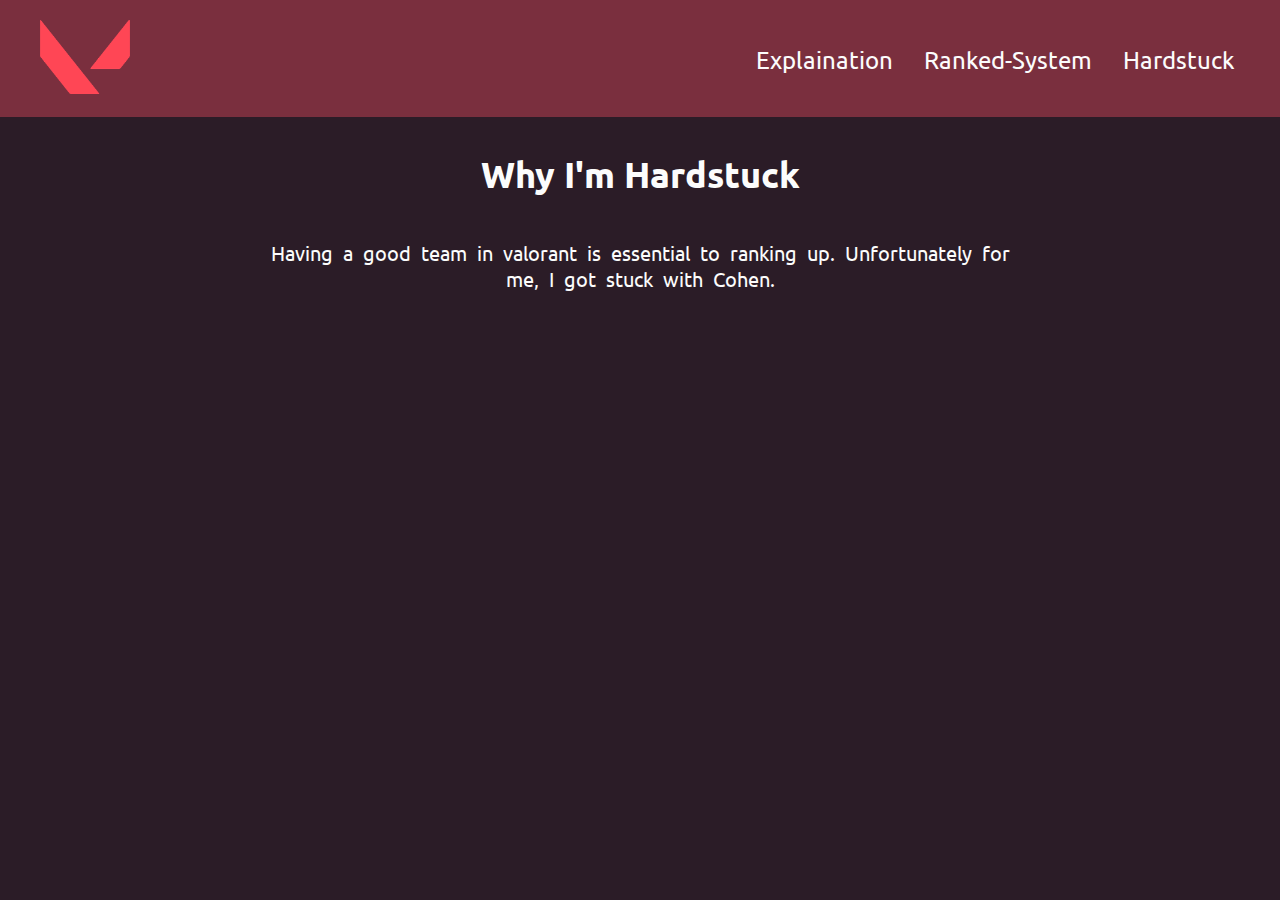
<file: index.html>
<!--
  Anuj Saul
  Web dev
  Mr. Hardman
  PTEC
  April 18th 2022
-->
<!DOCTYPE html>
<html lang="en">
  <head>
    <meta charset="UTF-8" />
    <meta http-equiv="X-UA-Compatible" content="IE=edge" />
    <meta name="viewport" content="width=device-width, initial-scale=1.0" />
    <title>Hardstuck</title>
    <link rel="stylesheet" type="text/css" href="/CSS/explained-styling.css" />
  </head>
  <body>
    <header>
      <nav>
        <!--linking the two pages together-->
        <a href="explanation.html">Explaination</a>
        <a href="rank-system.html">Ranked-System</a>
        <a href="index.html">Hardstuck</a>
      </nav>
      <!--The image of the logo-->
      <img
        src="/Images/valorant-logo.png"
        alt="valorant logo picture"
        width="90px"
        id="logo"
      />
    </header>
    <section>
      <h1>Why I'm Hardstuck</h1>
      <p>
        Having a good team in valorant is essential to ranking up.
        Unfortunately for me, I got stuck with Cohen.
      </p>
      <iframe src="https://streamable.com/e/7k7ipe" frameborder="0" width="100%" height="100%" allowfullscreen style="width:100%;height:100%;position:absolute;left:0px;top:0px;overflow:hidden;" alt="Cohen team killing me on valorant"></iframe>
    </section>
  </body>
</html>
</file>
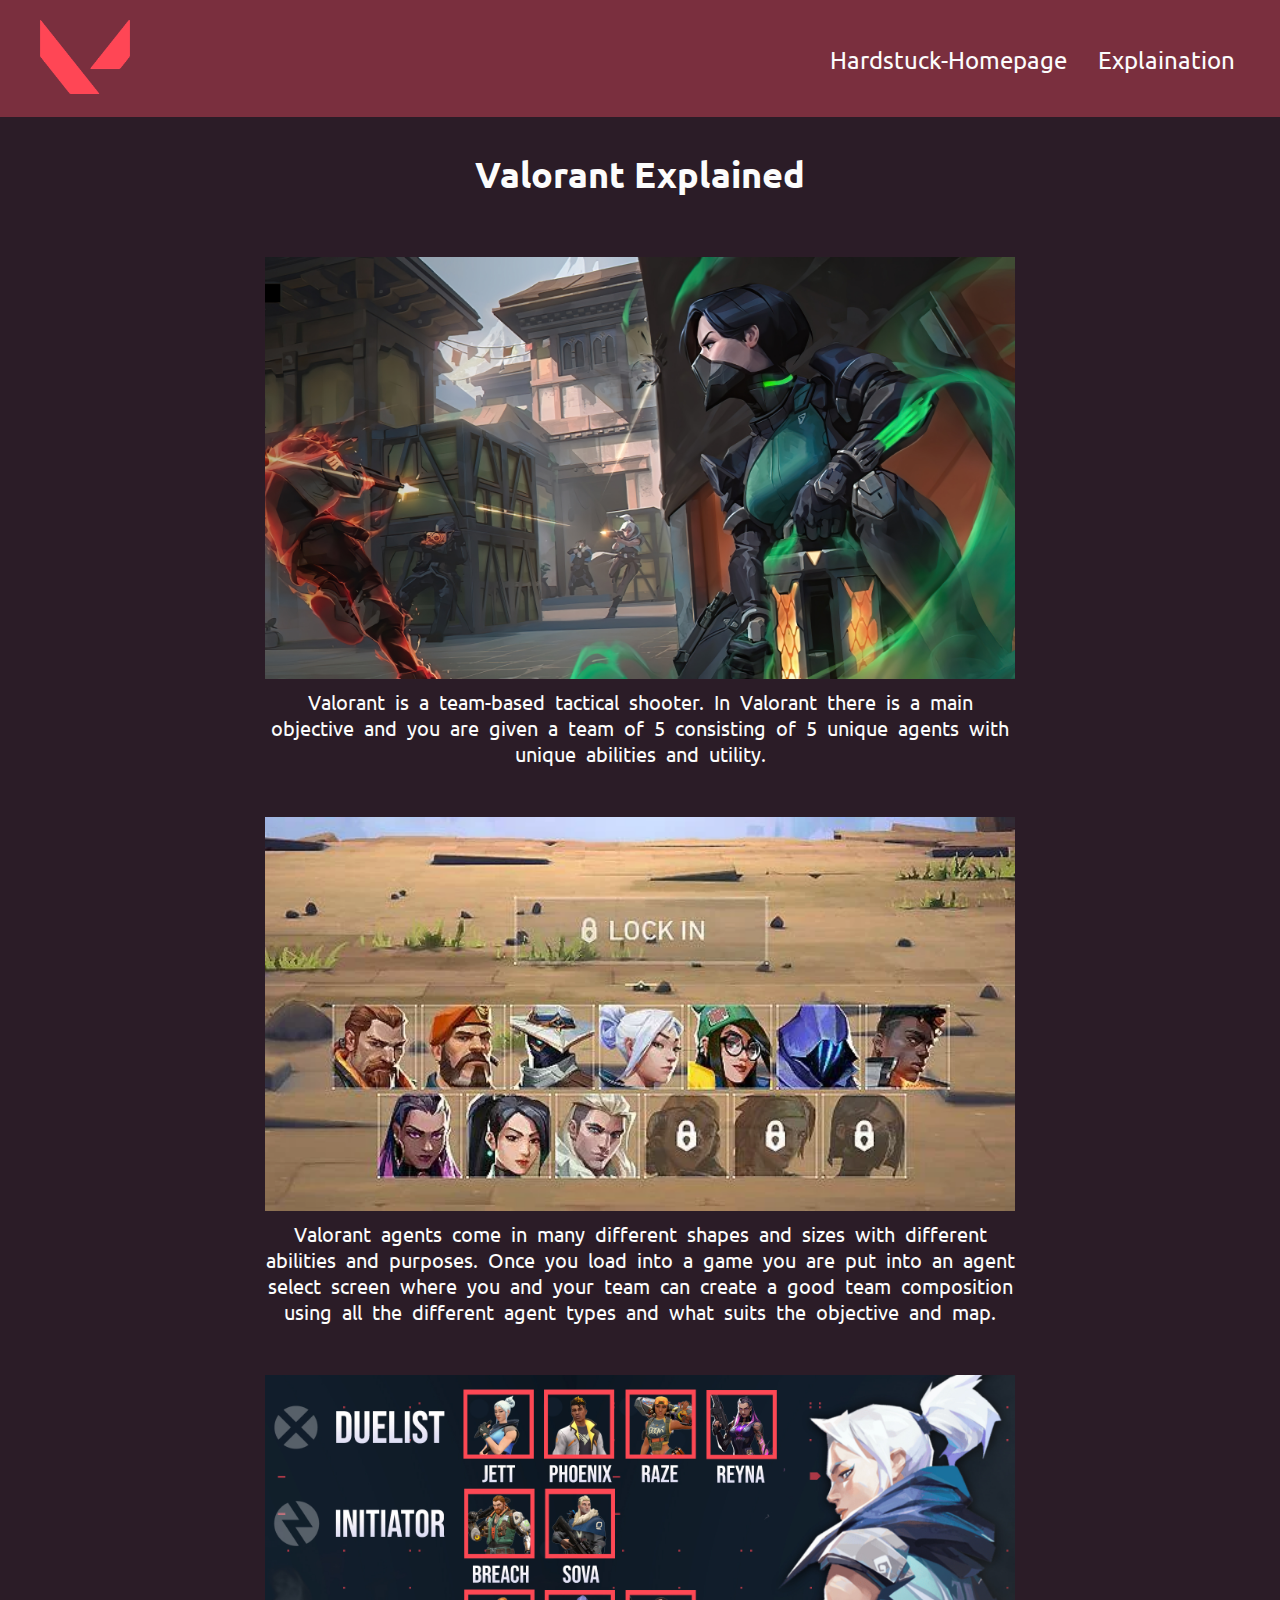
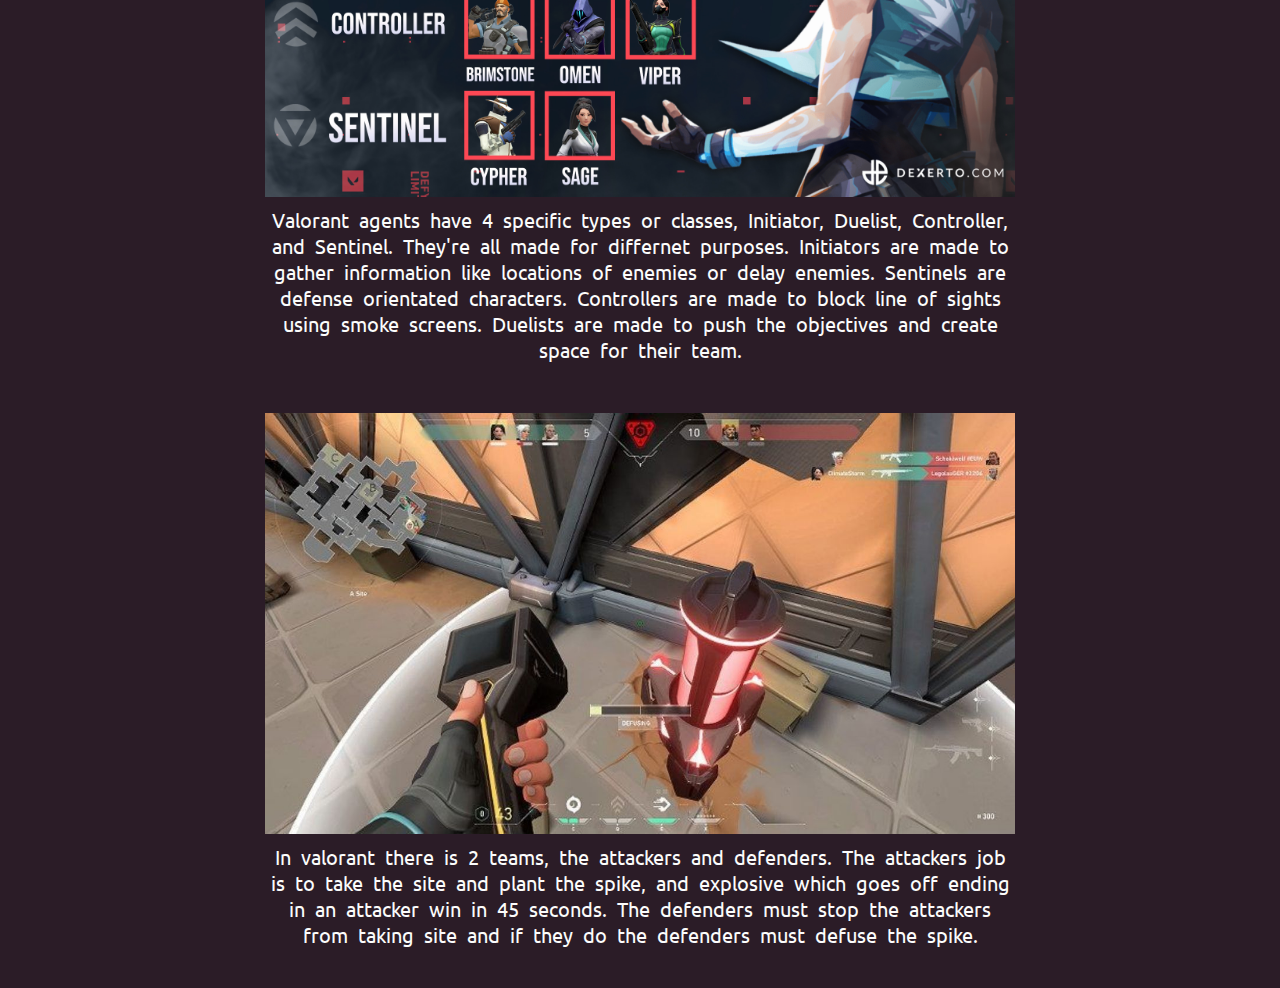
<file: explanation/index.html>
<!--
  Anuj Saul
  Web dev
  Mr. Hardman
  PTEC
  May 2nd 2022
-->
<!DOCTYPE html>
<html lang="en">
  <head>
    <meta charset="UTF-8" />
    <meta http-equiv="X-UA-Compatible" content="IE=edge" />
    <meta name="viewport" content="width=device-width, initial-scale=1.0" />
    <title>Explaination</title>
    <link rel="stylesheet" type="text/css" href="/CSS/explained-styling.css" />
  </head>
  <body>
    <!--Creating a header for the logo and nav-->
    <header>
      <nav>
        <!--linking the two pages together-->
        <a href="/index.html">Hardstuck-Homepage</a>
        <a href="/explanation/index.html">Explaination</a>
      </nav>
      <!--The image of the logo-->
      <img
        src="/Images/valorant-logo.png"
        alt="valorant logo picture"
        width="90px"
        id="logo"
      />
    </header>
    <!--Header expaining the content with a little picture-->
    <h1>Valorant Explained</h1>
    <img
      src="/Images/valorant1.png"
      alt="graphic of valorant"
      width="800"
      class="center"
    />
    <!--Short Summary of valorant-->
    <p>
      Valorant is a team-based tactical shooter. In Valorant there is a main
      objective and you are given a team of 5 consisting of 5 unique agents with
      unique abilities and utility.
    </p>
    <!--IMage of the valorant agent select screen explaining how the agents work-->
    <img
      src="/Images/Agent-select.jpeg"
      alt="Show-casing an image of valorant agent select"
      width="800"
      class="center"
    />
    <p>
      Valorant agents come in many different shapes and sizes with different
      abilities and purposes. Once you load into a game you are put into an
      agent select screen where you and your team can create a good team
      composition using all the different agent types and what suits the
      objective and map.
    </p>
    <!--Picture of the differnet agent roles and how each of them work-->
    <img
      src="/Images/valorant-agents-roles.jpg"
      alt="image of valorant agent types"
      width="800"
      class="center"
    />
    <p>
      Valorant agents have 4 specific types or classes, Initiator, Duelist,
      Controller, and Sentinel. They're all made for differnet purposes.
      Initiators are made to gather information like locations of enemies or
      delay enemies. Sentinels are defense orientated characters. Controllers
      are made to block line of sights using smoke screens. Duelists are made to
      push the objectives and create space for their team.
    </p>
    <!--PIcture of the spike/bomb and explaination how the objective works-->
    <img
      src="/Images/valorant-spike.jpg"
      alt="image of the valorant spike"
      width="800"
      class="center"
    />
    <p>
      In valorant there is 2 teams, the attackers and defenders. The attackers
      job is to take the site and plant the spike, and explosive which goes off
      ending in an attacker win in 45 seconds. The defenders must stop the
      attackers from taking site and if they do the defenders must defuse the
      spike.
    </p>
  </body>
</html>
</file>
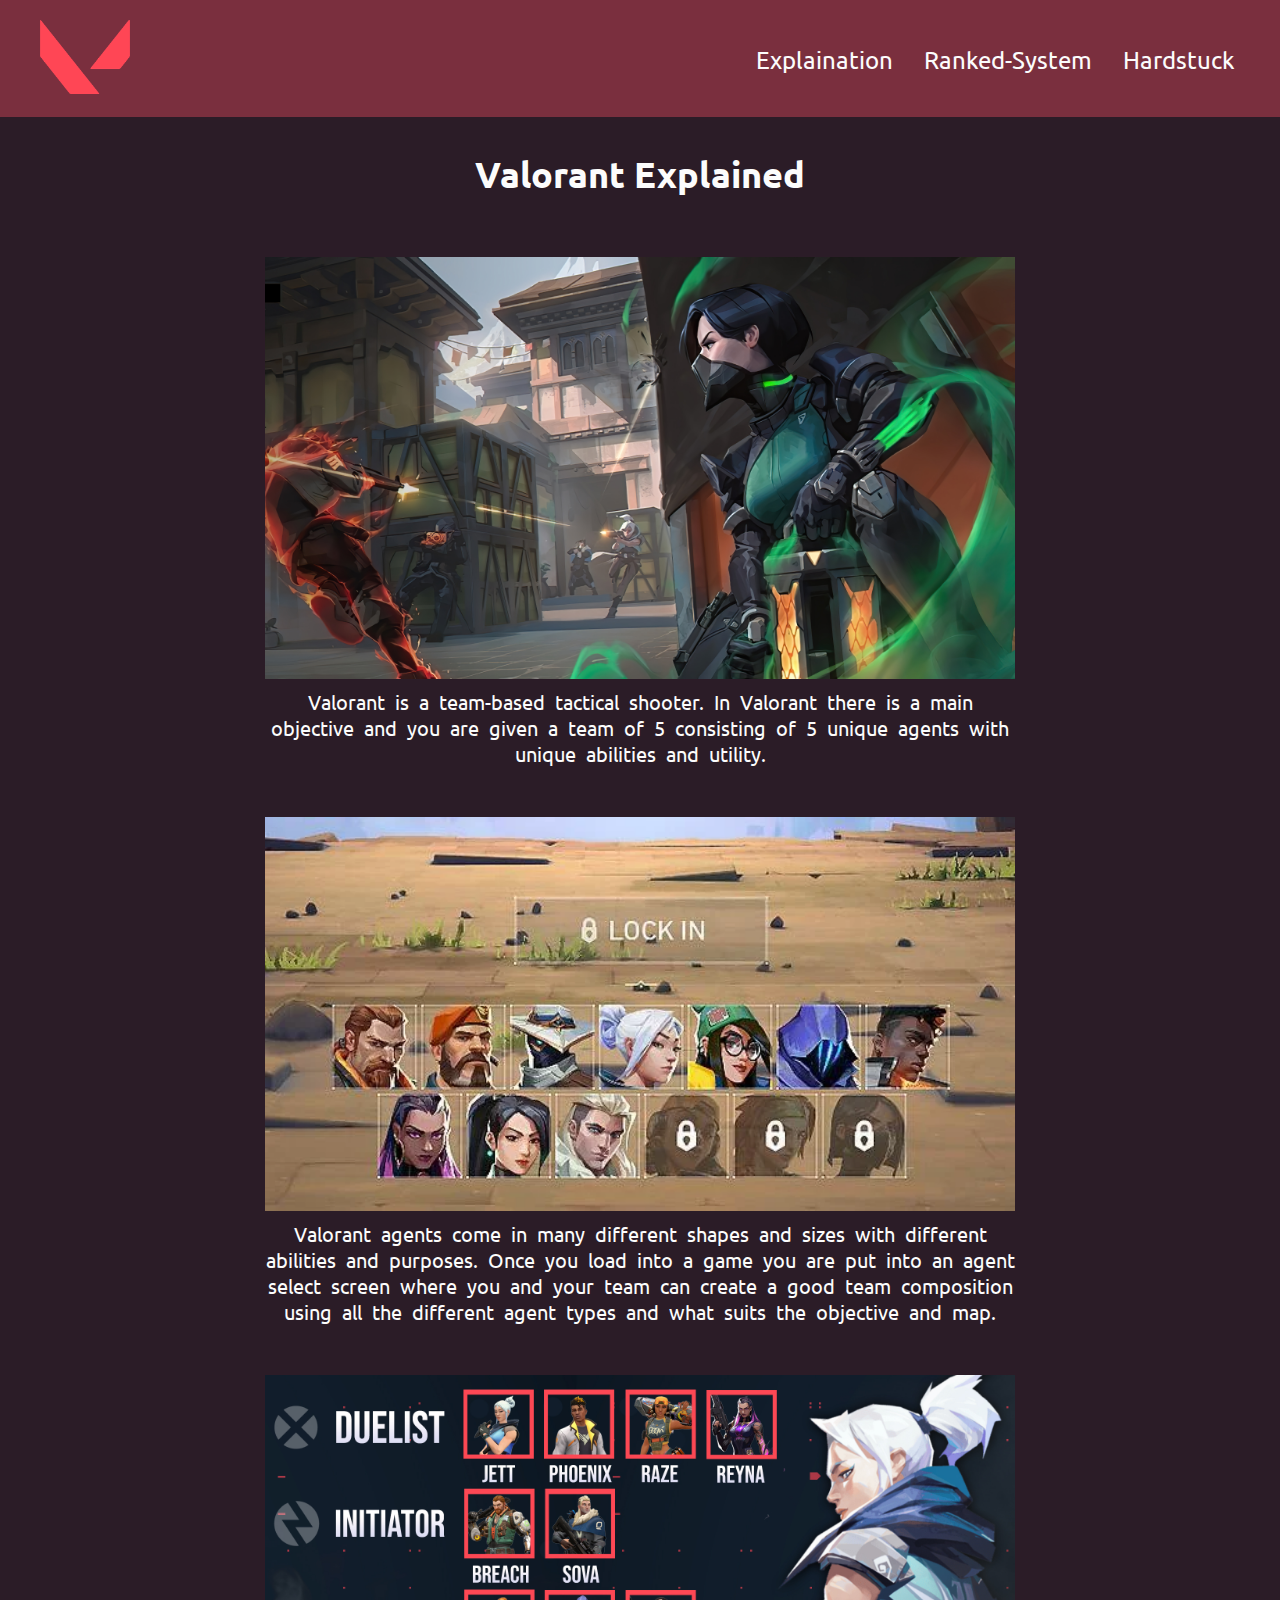
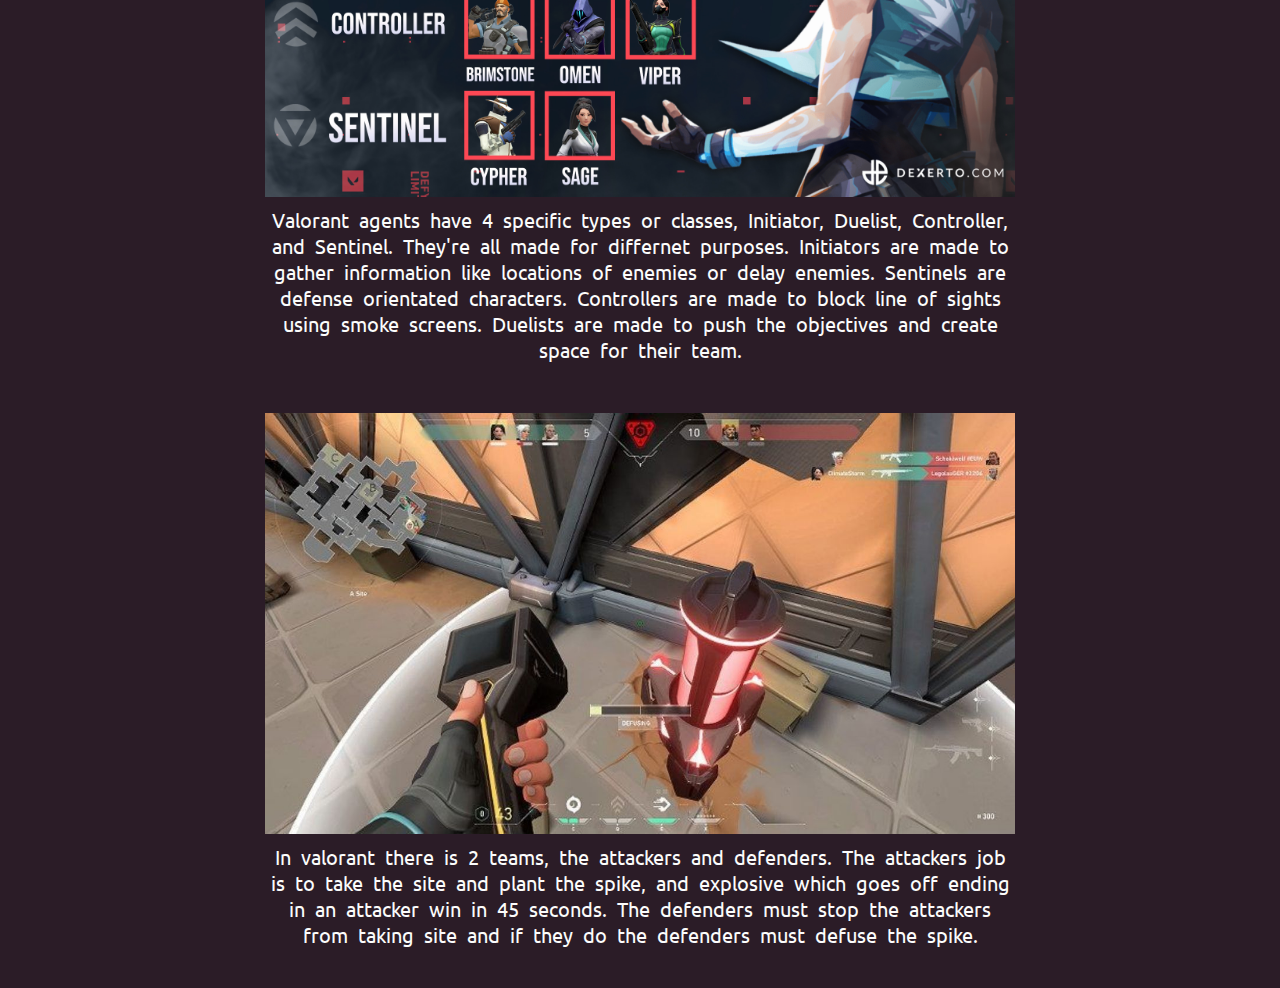
<file: explanation.html>
<!--
  Anuj Saul
  Web dev
  Mr. Hardman
  PTEC
  May 2nd 2022
-->
<!DOCTYPE html>
<html lang="en">
  <head>
    <meta charset="UTF-8" />
    <meta http-equiv="X-UA-Compatible" content="IE=edge" />
    <meta name="viewport" content="width=device-width, initial-scale=1.0" />
    <title>Explaination</title>
    <link rel="stylesheet" type="text/css" href="/CSS/explained-styling.css" />
  </head>
  <body>
    <!--Creating a header for the logo and nav-->
    <header>
      <nav>
        <!--linking the two pages together-->
        <a href="explanation.html">Explaination</a>
        <a href="rank-system.html">Ranked-System</a>
        <a href="index.html">Hardstuck</a>
      </nav>
      <!--The image of the logo-->
      <img
        src="Images/valorant-logo.png"
        alt="valorant logo picture"
        width="90px"
        id="logo"
      />
    </header>
    <!--Heading expaining the content with a little picture-->
    <h1>Valorant Explained</h1>
    <img
      src="Images/valorant1.png"
      alt="graphic of valorant"
      width="800"
      class="center"
    />
    <!--Short Summary of valorant-->
    <p>
      Valorant is a team-based tactical shooter. In Valorant there is a main
      objective and you are given a team of 5 consisting of 5 unique agents with
      unique abilities and utility.
    </p>
    <!--IMage of the valorant agent select screen explaining how the agents work-->
    <img
      src="Images/Agent-select.jpeg"
      alt="Show-casing an image of valorant agent select"
      width="800"
      class="center"
    />
    <p>
      Valorant agents come in many different shapes and sizes with different
      abilities and purposes. Once you load into a game you are put into an
      agent select screen where you and your team can create a good team
      composition using all the different agent types and what suits the
      objective and map.
    </p>
    <!--Picture of the differnet agent roles and how each of them work-->
    <img
      src="Images/valorant-agents-roles.jpg"
      alt="image of valorant agent types"
      width="800"
      class="center"
    />
    <p>
      Valorant agents have 4 specific types or classes, Initiator, Duelist,
      Controller, and Sentinel. They're all made for differnet purposes.
      Initiators are made to gather information like locations of enemies or
      delay enemies. Sentinels are defense orientated characters. Controllers
      are made to block line of sights using smoke screens. Duelists are made to
      push the objectives and create space for their team.
    </p>
    <!--PIcture of the spike/bomb and explaination how the objective works-->
    <img
      src="Images/valorant-spike.jpg"
      alt="image of the valorant spike"
      width="800"
      class="center"
    />
    <p>
      In valorant there is 2 teams, the attackers and defenders. The attackers
      job is to take the site and plant the spike, and explosive which goes off
      ending in an attacker win in 45 seconds. The defenders must stop the
      attackers from taking site and if they do the defenders must defuse the
      spike.
    </p>
  </body>
</html>
</file>
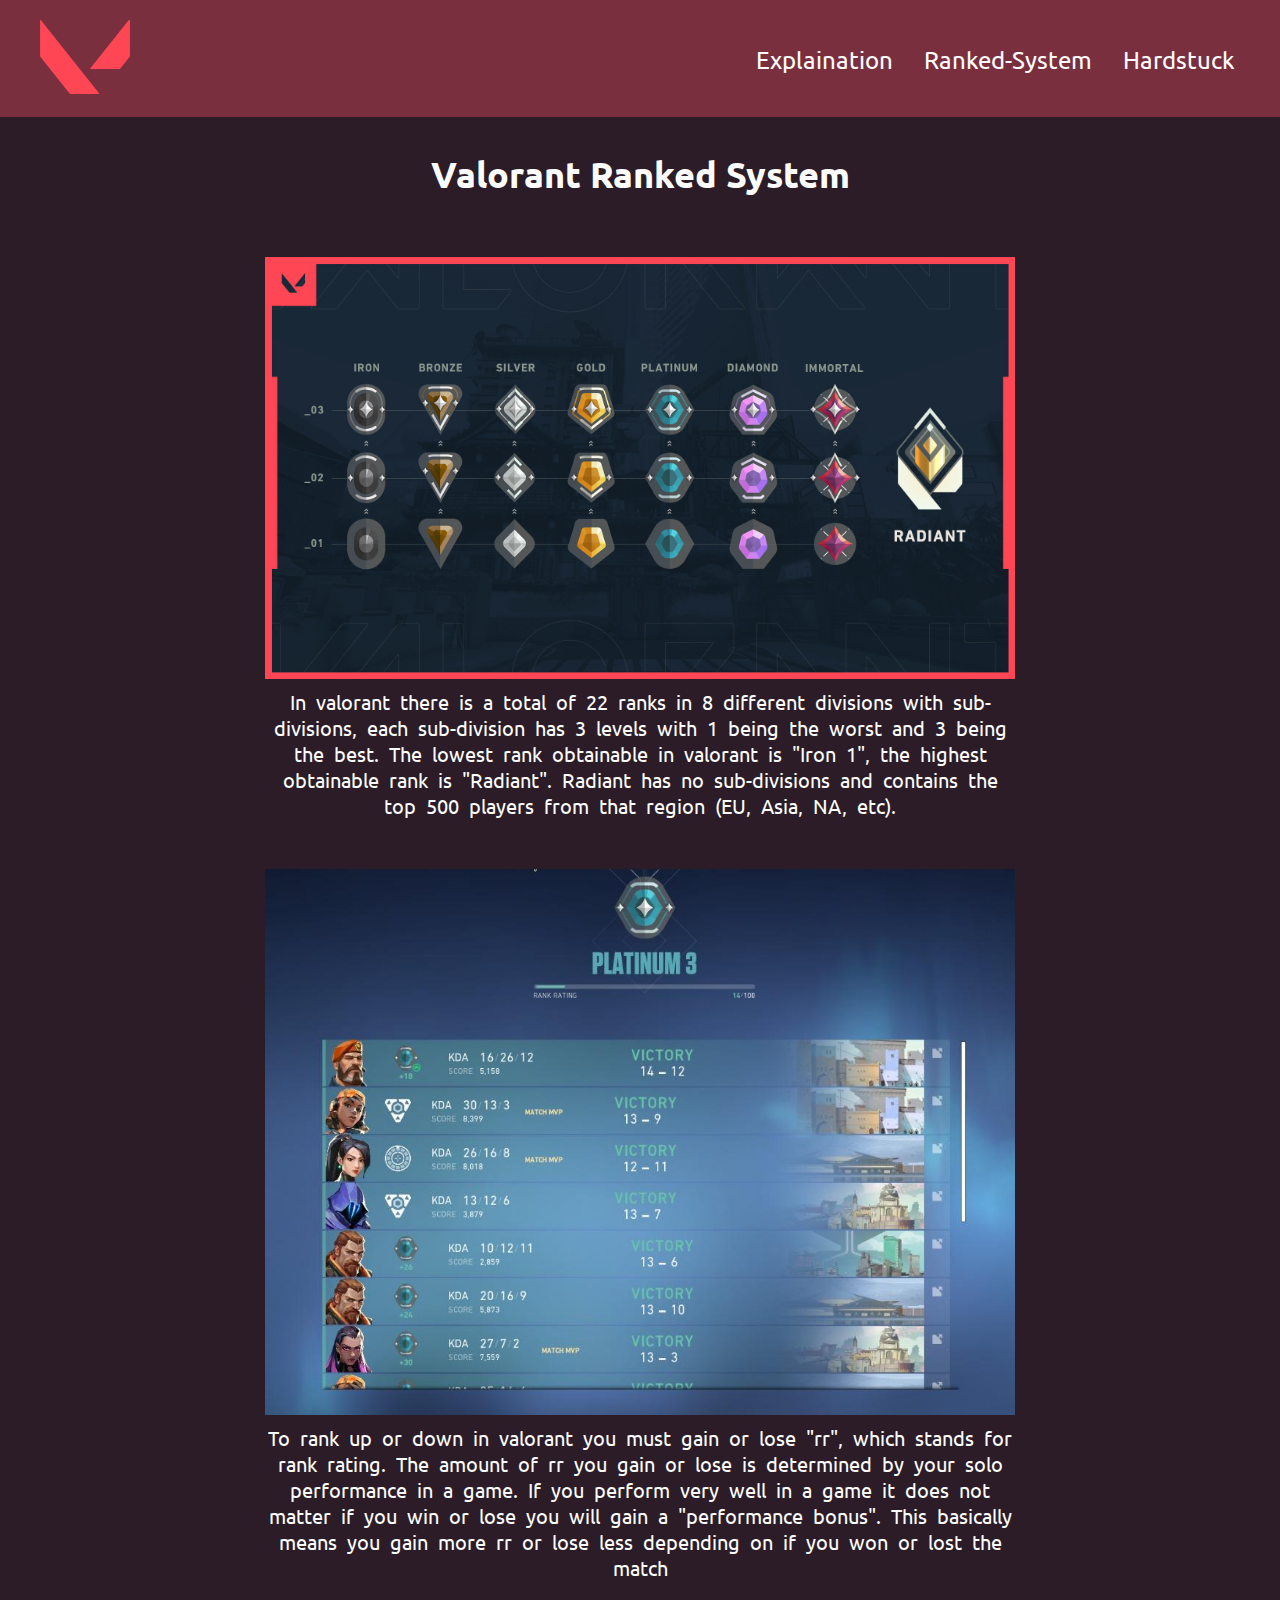
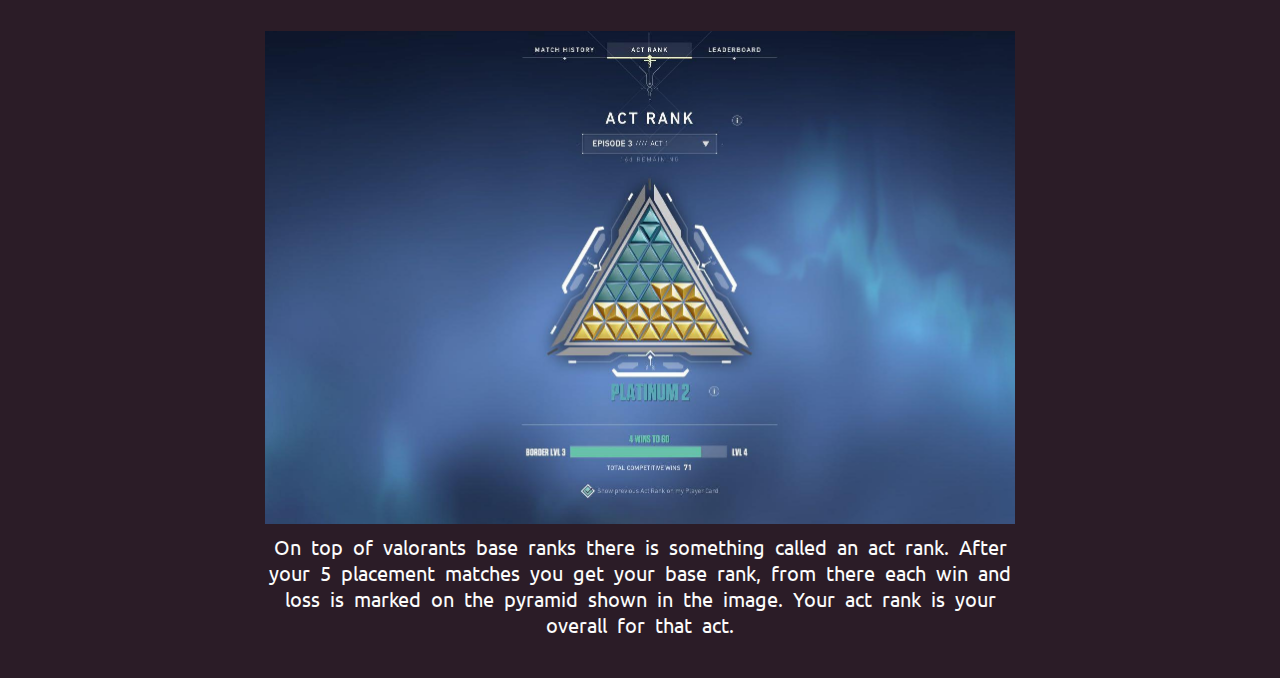
<file: rank-system.html>
<!--
  Anuj Saul
  Web dev
  Mr. Hardman
  PTEC
  June 1st 2022
-->
<!DOCTYPE html>
<html lang="en">
  <head>
    <meta charset="UTF-8" />
    <meta http-equiv="X-UA-Compatible" content="IE=edge" />
    <meta name="viewport" content="width=device-width, initial-scale=1.0" />
    <title>Ranked System</title>
    <link rel="stylesheet" type="text/css" href="/CSS/explained-styling.css" />
    <style></style>
  </head>
  <body>
    <!--Creating a header for the logo and nav-->
    <header>
      <nav>
        <!--linking the two pages together-->
        <a href="explanation.html">Explaination</a>
        <a href="rank-system.html">Ranked-System</a>
        <a href="index.html">Hardstuck</a>
      </nav>
      <!--The image of the logo-->
      <img
        src="Images/valorant-logo.png"
        alt="valorant logo picture"
        width="90px"
        id="logo"
      />
    </header>
    <!-- A main tag for the actual content of the page -->
    <main>
      <!-- A  Heading saying what the webpage will be about -->
      <h1>Valorant Ranked System</h1>
      <!-- An image of all of the valorant ranks collectively so i can expand on the idea of ranks inside the paragraph -->
      <img
        class="center"
        src="Images/valorant-ranks.jpg"
        alt="Image of the different ranks in valorant"
      />
      <!-- Elaboration of how the valorant acts work inside the paragraph -->
      <p>
        In valorant there is a total of 22 ranks in 8 different divisions with
        sub-divisions, each sub-division has 3 levels with 1 being the worst and
        3 being the best. The lowest rank obtainable in valorant is "Iron 1",
        the highest obtainable rank is "Radiant". Radiant has no sub-divisions
        and contains the top 500 players from that region (EU, Asia, NA, etc).
      </p>
      <!-- Image of a valorant match history with their rr bar so i can expand on the idea of how ranked works -->
      <img
        class="center"
        src="Images/valorant-rr.jpg"
        alt="Image showing the
      rank rating based on matches in valorant"
      />
      <!-- Explaining how the ranking works and how the rr system works -->
      <p>
        To rank up or down in valorant you must gain or lose "rr", which stands
        for rank rating. The amount of rr you gain or lose is determined by your
        solo performance in a game. If you perform very well in a game it does
        not matter if you win or lose you will gain a "performance bonus". This
        basically means you gain more rr or lose less depending on if you won or
        lost the match
      </p>
      <!-- Image showing the act rank triangle for further explanation -->
      <img
        class="center"
        src="Images/valorant-act-rank.jpg"
        alt="Valorant Act rank system example image"
      />
      <!-- Explaining how valorant act ranks work and how theyre ranked -->
      <p>
        On top of valorants base ranks there is something called an act rank.
        After your 5 placement matches you get your base rank, from there each
        win and loss is marked on the pyramid shown in the image. Your act rank
        is your overall for that act.
      </p>
    </main>
  </body>
</html>
</file>
<file: CSS/explained-styling.css>
@import url("https://fonts.googleapis.com/css2?family=Noto+Sans+JP:wght@900&family=Ubuntu&display=swap");
/*
  Importing a font
*/

/*
  Setting the default padding, margin, and font as specific values
*/
* {
  padding: 0%;
  margin: 0%;
  font-family: "Ubuntu", sans-serif;
}
/*
  Setting the default text color and the background color for the webpages content
  I'll be using a color scheme for this website that fits valorant so it mostly consists of deep reds and purples
*/
body {
  background-color: #2b1c27;
  color: #fcfcfc;
}
/*
  Creating the seperate colored box for the header 
  and making the padding 20px to make it so i can center the text and the links
*/
header {
  background-color: #7a2f3e;
  padding: 20px;
  position: sticky;
  top: 0px;
}
/*
  Making the nav float on the right so its on the same line 
  as the logo and making the font margins and spacing readable
*/
nav {
  text-align: right;
  font-size: 24px;
  word-spacing: 25px;
  margin-top: 25px;
  margin-right: 25px;
  float: right;
}
/*
  Making the links not underlined and the same color as the valorant logo
*/
a {
  text-decoration: none;
  color: #fcfcfc;
}

/*
  Animation that makes the bottom of the header have this cool light up effect when hovering a link
  originally i wanted it under the links but i made a mistake and made this, corrected it, then went back
  to this because i prefered the look of this one.
*/
a:after {    
  background: none repeat scroll 0 0 transparent;
  bottom: 0;
  content: "";
  display: block;
  height: 2px;
  left: 50%;
  position: absolute;
  background: #fcfcfc;
  transition: width 0.3s ease 0s, left 0.3s ease 0s;
  width: 0;
}

a:hover:after { 
  width: 100%; 
  left: 0; 
}

@media screen and (max-height: 300px) {
	a {
		margin-top: 40px;
	}
}
/*
  Creating a margin for the logo to make it more visually appealing
*/
#logo {
  margin-left: 20px;
}
/*
  Simple padding and aligning the text as well as a margin to add more space between elements 
*/
h1 {
  margin-top: 15px;
  margin-bottom: 8px;
  padding-top: 20px;
  padding-bottom: 35px;
  text-align: center;
  font-size: 36px;
}
/*
  Styling the class the allows the pictures to float 
  in the middle and making them all the same size
  Making the header stick to the top so you can acess links anytime

*/
.center {
  display: block;
  margin-left: auto;
  margin-right: auto;
  width: 750px;
  padding-top: 10px;
  padding-bottom: 10px;
  margin-top: 15px;
}
/*
  The text size, width of the text, padding, centering of text, and word spacing all shown here
  Font and word spacing are large enough to improve readability of the content
  the margin, padding, and text allignment will let it sit in the middle with a similar width to the images 
*/
p {
  font-size: 20px;
  width: 750px;
  margin: 0 auto;
  text-align: center;
  padding-bottom: 25px;
  word-spacing: 5px;
  margin-bottom: 15px;
}
</file>
